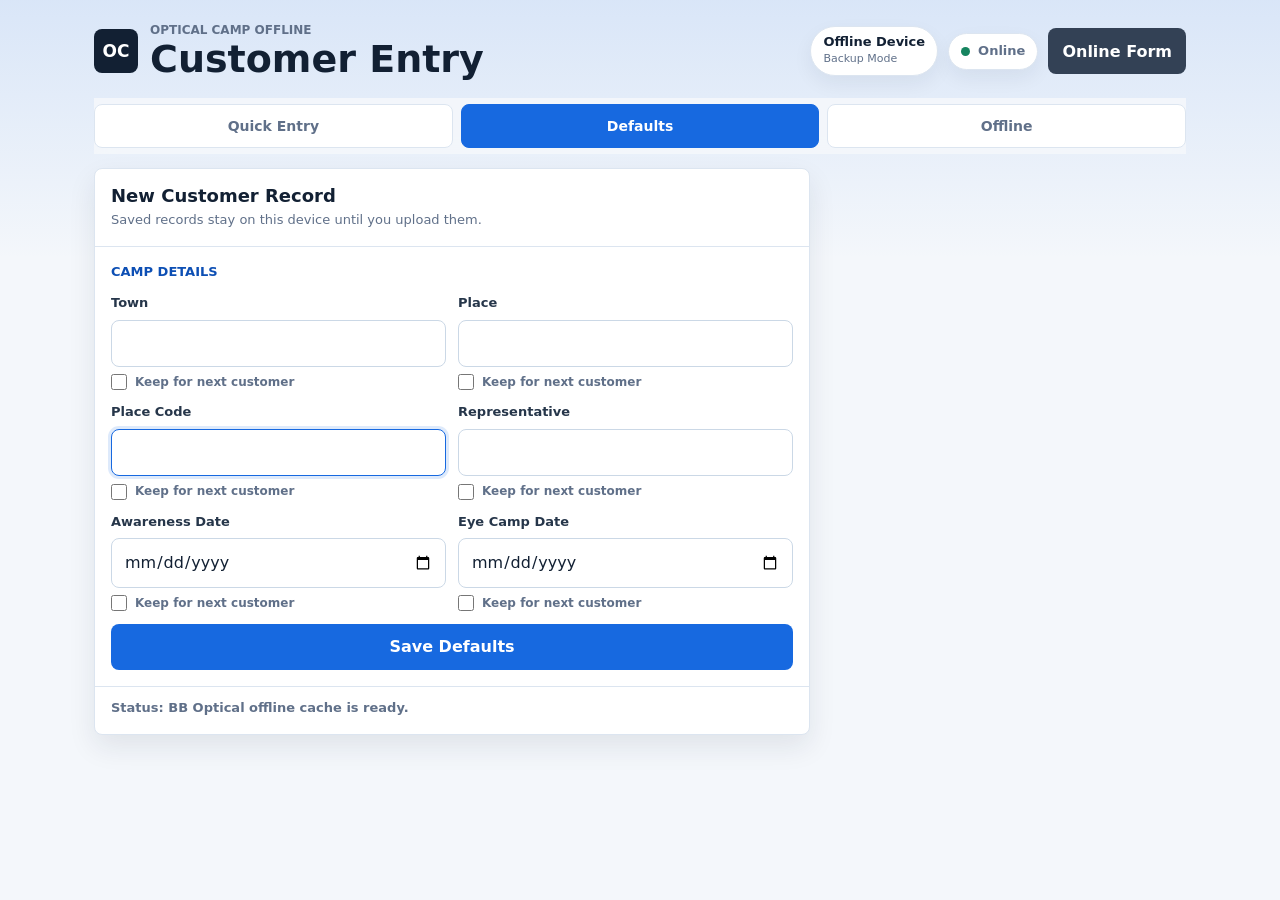
<file: Fill_APP_offline.html>
<!DOCTYPE html>
<html lang="en">
<head>
  <meta charset="UTF-8">
  <meta name="viewport" content="width=device-width, initial-scale=1.0">
  <meta name="theme-color" content="#1769e0">
  <meta name="mobile-web-app-capable" content="yes">
  <meta name="apple-mobile-web-app-capable" content="yes">
  <meta name="apple-mobile-web-app-title" content="BB Optical">
  <meta name="apple-mobile-web-app-status-bar-style" content="default">
  <title>BB Best Brand Optical</title>
  <link rel="manifest" href="manifest.webmanifest">
  <link rel="apple-touch-icon" href="assest/image/BB.jpeg">

  <style>
    :root {
      --bg: #f4f7fb;
      --panel: #ffffff;
      --panel-soft: #eef6ff;
      --text: #122033;
      --muted: #607089;
      --line: #dce5f0;
      --blue: #1769e0;
      --blue-dark: #0d4fb4;
      --green: #16845f;
      --red: #c93636;
      --amber: #b76e00;
      --shadow: 0 12px 28px rgba(18, 32, 51, 0.09);
      --radius: 8px;
    }

    * {
      box-sizing: border-box;
      margin: 0;
      padding: 0;
    }

    body {
      min-height: 100vh;
      background:
        linear-gradient(180deg, rgba(23, 105, 224, 0.12), rgba(23, 105, 224, 0) 260px),
        var(--bg);
      color: var(--text);
      font-family: system-ui, -apple-system, BlinkMacSystemFont, "Segoe UI", sans-serif;
      line-height: 1.45;
    }

    button,
    input,
    select,
    textarea {
      font: inherit;
    }

    button {
      border: 0;
      cursor: pointer;
    }

    .app {
      width: min(1120px, 100%);
      margin: 0 auto;
      padding: 22px 14px 34px;
    }

    .topbar {
      display: flex;
      align-items: center;
      justify-content: space-between;
      gap: 14px;
      margin-bottom: 18px;
    }

    .topbar-side {
      display: flex;
      align-items: center;
      gap: 10px;
      flex-wrap: wrap;
      justify-content: flex-end;
    }

    .brand {
      display: flex;
      align-items: center;
      gap: 12px;
      min-width: 0;
    }

    .brand-mark {
      display: grid;
      width: 44px;
      height: 44px;
      place-items: center;
      border-radius: var(--radius);
      background: var(--text);
      color: #ffffff;
      font-size: 17px;
      font-weight: 800;
      letter-spacing: 0;
      flex: 0 0 auto;
    }

    .eyebrow {
      color: var(--muted);
      font-size: 12px;
      font-weight: 700;
      text-transform: uppercase;
    }

    h1 {
      color: var(--text);
      font-size: clamp(24px, 5vw, 38px);
      font-weight: 800;
      letter-spacing: 0;
      line-height: 1.08;
    }

    .connection-pill {
      align-items: center;
      background: var(--panel);
      border: 1px solid var(--line);
      border-radius: 999px;
      color: var(--muted);
      display: inline-flex;
      flex: 0 0 auto;
      font-size: 13px;
      font-weight: 700;
      gap: 8px;
      padding: 8px 12px;
      box-shadow: 0 8px 20px rgba(18, 32, 51, 0.06);
    }

    .session-pill {
      background: var(--panel);
      border: 1px solid var(--line);
      border-radius: 999px;
      padding: 8px 12px;
      box-shadow: 0 8px 20px rgba(18, 32, 51, 0.06);
      display: grid;
      gap: 2px;
    }

    .session-pill strong {
      font-size: 13px;
      line-height: 1.1;
    }

    .session-pill span {
      color: var(--muted);
      font-size: 11px;
      text-transform: capitalize;
    }

    .dot {
      width: 9px;
      height: 9px;
      border-radius: 999px;
      background: var(--green);
    }

    .dot.offline {
      background: var(--red);
    }

    .summary-grid {
      display: grid;
      grid-template-columns: repeat(3, minmax(0, 1fr));
      gap: 12px;
      margin-bottom: 16px;
    }

    .entry-tabs {
      display: grid;
      grid-template-columns: repeat(3, minmax(0, 1fr));
      gap: 8px;
      margin-bottom: 14px;
      position: sticky;
      top: 0;
      z-index: 8;
      background: rgba(244, 247, 251, 0.94);
      padding: 6px 0;
      backdrop-filter: blur(10px);
    }

    .tab-button {
      min-height: 44px;
      border: 1px solid var(--line);
      border-radius: var(--radius);
      background: var(--panel);
      color: var(--muted);
      font-size: 14px;
      font-weight: 800;
      padding: 9px 10px;
      transition: background 0.18s ease, border-color 0.18s ease, color 0.18s ease;
    }

    .tab-button.active {
      background: var(--blue);
      border-color: var(--blue);
      color: #ffffff;
    }

    [data-active-tab="quick"] .defaults-section,
    [data-active-tab="quick"] [data-offline-panel],
    [data-active-tab="defaults"] .quick-section,
    [data-active-tab="defaults"] [data-offline-panel],
    [data-active-tab="defaults"] .actions,
    [data-active-tab="offline"] #opticalForm {
      display: none;
    }

    .metric {
      background: var(--panel);
      border: 1px solid var(--line);
      border-radius: var(--radius);
      padding: 14px;
      box-shadow: var(--shadow);
    }

    .metric span {
      color: var(--muted);
      display: block;
      font-size: 12px;
      font-weight: 700;
      text-transform: uppercase;
    }

    .metric strong {
      display: block;
      font-size: 26px;
      margin-top: 4px;
    }

    .workspace {
      display: grid;
      grid-template-columns: minmax(0, 1fr) 360px;
      gap: 16px;
      align-items: start;
    }

    .panel {
      background: var(--panel);
      border: 1px solid var(--line);
      border-radius: var(--radius);
      box-shadow: var(--shadow);
    }

    .panel-header {
      border-bottom: 1px solid var(--line);
      padding: 16px;
    }

    .panel-header h2 {
      font-size: 18px;
      line-height: 1.2;
    }

    .panel-header p {
      color: var(--muted);
      font-size: 13px;
      margin-top: 4px;
    }

    .form-body {
      display: grid;
      gap: 18px;
      padding: 16px;
    }

    .section {
      display: grid;
      gap: 12px;
    }

    .section-title {
      color: var(--blue-dark);
      font-size: 13px;
      font-weight: 800;
      letter-spacing: 0;
      text-transform: uppercase;
    }

    .grid {
      display: grid;
      grid-template-columns: repeat(2, minmax(0, 1fr));
      gap: 12px;
    }

    .field {
      display: grid;
      gap: 7px;
      min-width: 0;
    }

    .field.full {
      grid-column: 1 / -1;
    }

    .field[hidden] {
      display: none;
    }

    .prescription-grid {
      display: grid;
      gap: 12px;
    }

    .prescription-side {
      border: 1px solid var(--line);
      border-radius: var(--radius);
      overflow: hidden;
      background: #ffffff;
    }

    .prescription-side h3 {
      align-items: center;
      background: var(--panel-soft);
      color: var(--blue-dark);
      display: flex;
      font-size: 13px;
      font-weight: 800;
      justify-content: space-between;
      padding: 10px 12px;
      text-transform: uppercase;
    }

    .plano-check {
      align-items: center;
      display: inline-flex;
      gap: 6px;
      font-size: 12px;
      text-transform: none;
    }

    .plano-check input {
      min-height: auto;
      width: auto;
    }

    .prescription-table {
      display: grid;
      grid-template-columns: 92px repeat(3, minmax(0, 1fr));
    }

    .prescription-cell {
      border-top: 1px solid var(--line);
      border-right: 1px solid var(--line);
      min-width: 0;
      padding: 8px;
    }

    .prescription-cell:nth-child(4n) {
      border-right: 0;
    }

    .prescription-head,
    .prescription-row-label {
      align-items: center;
      color: #26364a;
      display: flex;
      font-size: 12px;
      font-weight: 800;
    }

    .prescription-cell input {
      min-height: 38px;
      padding: 8px 9px;
    }

    .birth-grid {
      display: grid;
      grid-template-columns: 1.2fr 0.9fr 0.9fr;
      gap: 8px;
    }

    .birth-grid input {
      min-width: 0;
    }

    label {
      color: #26364a;
      font-size: 13px;
      font-weight: 700;
    }

    input,
    select,
    textarea {
      width: 100%;
      min-height: 46px;
      border: 1px solid #cbd8e6;
      border-radius: var(--radius);
      background: #ffffff;
      color: var(--text);
      outline: none;
      padding: 11px 12px;
      transition: border-color 0.18s ease, box-shadow 0.18s ease, background 0.18s ease;
    }

    textarea {
      min-height: 92px;
      resize: vertical;
    }

    input:focus,
    select:focus,
    textarea:focus {
      border-color: var(--blue);
      box-shadow: 0 0 0 3px rgba(23, 105, 224, 0.14);
    }

    input[readonly] {
      background: var(--panel-soft);
      color: #0d4fb4;
      font-weight: 800;
    }

    .keep-row {
      display: flex;
      align-items: center;
      gap: 8px;
      color: var(--muted);
      font-size: 12px;
      font-weight: 600;
    }

    .keep-row input {
      width: 16px;
      height: 16px;
      min-height: 16px;
      accent-color: var(--blue);
    }

    .actions {
      position: sticky;
      bottom: 0;
      z-index: 5;
      display: grid;
      grid-template-columns: 1fr 1fr 1fr;
      gap: 10px;
      border-top: 1px solid var(--line);
      background: rgba(255, 255, 255, 0.94);
      padding: 12px 16px;
      backdrop-filter: blur(10px);
    }

    .btn {
      align-items: center;
      border-radius: var(--radius);
      color: #ffffff;
      display: inline-flex;
      font-weight: 800;
      justify-content: center;
      min-height: 46px;
      padding: 11px 14px;
      text-align: center;
      transition: transform 0.15s ease, filter 0.15s ease;
      white-space: normal;
    }

    .btn:hover {
      filter: brightness(0.96);
      transform: translateY(-1px);
    }

    .btn-primary {
      background: var(--blue);
    }

    .btn-success {
      background: var(--green);
    }

    .btn-danger {
      background: var(--red);
    }

    .btn-warning {
      background: var(--amber);
    }

    .btn-neutral {
      background: #334155;
    }

    .status {
      border-top: 1px solid var(--line);
      color: var(--muted);
      font-size: 13px;
      font-weight: 700;
      padding: 12px 16px 16px;
    }

    .queue {
      overflow: hidden;
    }

    .record-list {
      display: grid;
      gap: 10px;
      max-height: 620px;
      overflow: auto;
      padding: 12px;
    }

    .offline-tools {
      display: grid;
      grid-template-columns: repeat(2, minmax(0, 1fr));
      gap: 8px;
      padding: 12px;
      border-bottom: 1px solid var(--line);
    }

    .offline-tools .btn {
      min-height: 40px;
      padding: 9px 10px;
      font-size: 13px;
    }

    .install-button[hidden] {
      display: none;
    }

    .file-input {
      display: none;
    }

    .record {
      border: 1px solid var(--line);
      border-radius: var(--radius);
      padding: 12px;
      background: #ffffff;
    }

    .record-main {
      display: flex;
      align-items: start;
      justify-content: space-between;
      gap: 10px;
    }

    .record h3 {
      font-size: 15px;
      line-height: 1.25;
      overflow-wrap: anywhere;
    }

    .badge {
      border-radius: 999px;
      background: #e8f0ff;
      color: var(--blue-dark);
      flex: 0 0 auto;
      font-size: 11px;
      font-weight: 800;
      padding: 5px 8px;
    }

    .record-details {
      color: var(--muted);
      display: grid;
      gap: 3px;
      font-size: 12px;
      margin-top: 8px;
    }

    .record-actions {
      display: grid;
      grid-template-columns: 1fr 1fr;
      gap: 8px;
      margin-top: 10px;
    }

    .record-actions .btn {
      min-height: 38px;
      padding: 8px 10px;
      font-size: 13px;
    }

    .empty {
      color: var(--muted);
      font-size: 14px;
      font-weight: 600;
      padding: 22px 16px;
      text-align: center;
    }

    @media (max-width: 900px) {
      .workspace {
        grid-template-columns: 1fr;
      }

      .record-list {
        max-height: none;
      }
    }

    @media (max-width: 680px) {
      .app {
        padding: 14px 10px 24px;
      }

      .topbar {
        align-items: flex-start;
      }

      .brand-mark {
        width: 40px;
        height: 40px;
      }

      .connection-pill {
        padding: 7px 10px;
      }

      .summary-grid {
        grid-template-columns: 1fr;
      }

      .grid,
      .entry-tabs,
      .offline-tools,
      .actions {
        grid-template-columns: 1fr;
      }

      .birth-grid {
        grid-template-columns: 1fr 1fr 1fr;
      }

      .panel-header,
      .form-body,
      .actions,
      .status {
        padding-left: 12px;
        padding-right: 12px;
      }
    }
  </style>
</head>
<body>
  <main class="app" data-active-tab="quick">
    <header class="topbar">
      <div class="brand">
        <div class="brand-mark">OC</div>
        <div>
          <div class="eyebrow">Optical Camp Offline</div>
          <h1>Customer Entry</h1>
        </div>
      </div>

      <div class="topbar-side">
        <div class="session-pill">
          <strong data-auth-name>Offline Device</strong>
          <span data-auth-privilege>backup mode</span>
        </div>
        <div class="connection-pill" id="connectionPill">
          <span class="dot" id="connectionDot"></span>
          <span id="connectionText">Online</span>
        </div>
        <button type="button" class="btn btn-primary install-button" id="installAppButton" hidden>Install App</button>
        <button type="button" class="btn btn-neutral" id="onlineFormButton">Online Form</button>
      </div>
    </header>

    <nav class="entry-tabs" aria-label="Entry sections">
      <button type="button" class="tab-button active" data-tab="quick">Quick Entry</button>
      <button type="button" class="tab-button" data-tab="defaults">Defaults</button>
      <button type="button" class="tab-button" data-tab="offline">Offline</button>
    </nav>

    <section class="summary-grid" aria-label="Offline summary" data-offline-panel>
      <div class="metric">
        <span>Pending</span>
        <strong id="pendingCount">0</strong>
      </div>
      <div class="metric">
        <span>Total Value</span>
        <strong id="pendingValue">0</strong>
      </div>
      <div class="metric">
        <span>Last Saved</span>
        <strong id="lastSaved">-</strong>
      </div>
    </section>

    <div class="workspace">
      <form class="panel" id="opticalForm">
        <div class="panel-header">
          <h2 id="formTitle">New Customer Record</h2>
          <p>Saved records stay on this device until you upload them.</p>
        </div>

        <div class="form-body">
          <section class="section defaults-section">
            <h2 class="section-title">Camp Details</h2>
            <div class="grid">
              <div class="field">
                <label for="town">Town</label>
                <input type="text" id="town" autocomplete="address-level2">
                <label class="keep-row" for="keepTown">
                  <input type="checkbox" id="keepTown">
                  Keep for next customer
                </label>
              </div>

              <div class="field">
                <label for="place">Place</label>
                <input type="text" id="place" autocomplete="street-address">
                <label class="keep-row" for="keepPlace">
                  <input type="checkbox" id="keepPlace">
                  Keep for next customer
                </label>
              </div>

              <div class="field">
                <label for="placeCode">Place Code</label>
                <input type="text" id="placeCode" autocomplete="off">
                <label class="keep-row" for="keepPlaceCode">
                  <input type="checkbox" id="keepPlaceCode">
                  Keep for next customer
                </label>
              </div>

              <div class="field">
                <label for="representative">Representative</label>
                <input type="text" id="representative" list="representativeOptions" autocomplete="off">
                <datalist id="representativeOptions"></datalist>
                <label class="keep-row" for="keepRepresentative">
                  <input type="checkbox" id="keepRepresentative">
                  Keep for next customer
                </label>
              </div>

              <div class="field">
                <label for="awarenessProgramDate">Awareness Date</label>
                <input type="date" id="awarenessProgramDate">
                <label class="keep-row" for="keepAwarenessProgramDate">
                  <input type="checkbox" id="keepAwarenessProgramDate">
                  Keep for next customer
                </label>
              </div>

              <div class="field">
                <label for="appointmentDate">Eye Camp Date</label>
                <input type="date" id="appointmentDate">
                <label class="keep-row" for="keepAppointmentDate">
                  <input type="checkbox" id="keepAppointmentDate">
                  Keep for next customer
                </label>
              </div>
            </div>
            <button type="button" class="btn btn-primary" id="saveDefaultsButton">Save Defaults</button>
          </section>

          <section class="section quick-section">
            <h2 class="section-title">Customer Details</h2>
            <div class="grid">
              <div class="field">
                <label for="customerId">Customer ID</label>
                <input type="text" id="customerId" autocomplete="off" required>
              </div>

              <div class="field">
                <label for="name">Name</label>
                <input type="text" id="name" autocomplete="name" required>
              </div>

              <div class="field full">
                <label for="birthYear">Birthday</label>
                <div class="birth-grid">
                  <input type="number" id="birthYear" inputmode="numeric" min="1900" max="2099" placeholder="Year">
                  <input type="number" id="birthMonth" inputmode="numeric" min="1" max="12" placeholder="Month">
                  <input type="number" id="birthDay" inputmode="numeric" min="1" max="31" placeholder="Day">
                </div>
                <input type="hidden" id="birthday">
              </div>

              <div class="field">
                <label for="age">Age</label>
                <input type="number" id="age" inputmode="numeric" min="0">
              </div>

              <div class="field">
                <label for="contact">Contact No 1</label>
                <input type="tel" id="contact" autocomplete="tel" inputmode="tel">
              </div>

              <div class="field">
                <label for="contact2">Contact No 2</label>
                <input type="tel" id="contact2" autocomplete="tel" inputmode="tel">
              </div>

              <div class="field">
                <label for="orderStatus">Order Status</label>
                <input type="text" id="orderStatus" list="orderStatusOptions" autocomplete="off" value="Pending" inputmode="text">
                <datalist id="orderStatusOptions">
                  <option value="Pending"></option>
                  <option value="Completed"></option>
                  <option value="Delivered"></option>
                  <option value="Refund / Cancelled"></option>
                  <option value="Cancelled - No Refund"></option>
                </datalist>
              </div>
            </div>
          </section>

          <section class="section quick-section">
            <h2 class="section-title">Order Details</h2>
            <div class="grid">
              <div class="field">
                <label for="frameType">Frame Type</label>
                <input type="text" id="frameType" list="frameTypeOptions" autocomplete="off" inputmode="text">
                <datalist id="frameTypeOptions">
                  <option value="Full Frame"></option>
                  <option value="Half Frame"></option>
                  <option value="Rimless"></option>
                  <option value="Metal Branded"></option>
                  <option value="Plastic Branded"></option>
                  <option value="Plastic Frame"></option>
                  <option value="Own"></option>
                  <option value="Free"></option>
                </datalist>
              </div>

              <div class="field" id="plasticFrameCodeField" hidden>
                <label for="plasticFrameCode">Plastic Frame Code</label>
                <select id="plasticFrameCode">
                  <option value="">Select Code</option>
                  <option value="IN">IN</option>
                  <option value="BO">BO</option>
                </select>
              </div>

              <div class="field">
                <label for="lensType">Lens Type</label>
                <input type="text" id="lensType" list="lensTypeOptions" autocomplete="off" inputmode="text">
                <datalist id="lensTypeOptions">
                  <option value="Single Vision"></option>
                  <option value="Progressive"></option>
                  <option value="Bifocal"></option>
                </datalist>
              </div>

              <div class="field" id="bifocalSegmentField" hidden>
                <label for="bifocalSegment">Bifocal Segment</label>
                <input type="text" id="bifocalSegment" list="bifocalSegmentOptions" autocomplete="off" inputmode="text" value="Round Segment">
                <datalist id="bifocalSegmentOptions">
                  <option value="Round Segment"></option>
                  <option value="Flat Top"></option>
                </datalist>
              </div>

              <div class="field">
                <label for="coating">Coating</label>
                <input type="text" id="coating" list="coatingOptions" autocomplete="off" inputmode="text">
                <datalist id="coatingOptions">
                  <option value="White"></option>
                  <option value="Blue Filter"></option>
                  <option value="Photo Gray"></option>
                  <option value="Blue Filter Photo Gray"></option>
                </datalist>
              </div>

              <div class="field">
                <label for="lensMaterial">Lens Material</label>
                <input type="text" id="lensMaterial" list="lensMaterialOptions" autocomplete="off" inputmode="text">
                <datalist id="lensMaterialOptions">
                  <option value="Cr 39"></option>
                  <option value="Branded (Nova)"></option>
                  <option value="Branded (Other)"></option>
                </datalist>
              </div>

              <div class="field" id="lensModelField" hidden>
                <label for="lensModel">Lens Model</label>
                <input type="text" id="lensModel" list="lensModelOptions" autocomplete="off" inputmode="text">
                <datalist id="lensModelOptions">
                  <option value="Elife"></option>
                  <option value="Ecoline"></option>
                  <option value="Precisa"></option>
                  <option value="Evolution"></option>
                </datalist>
              </div>

              <div class="field">
                <label for="totalAmount">Total Amount</label>
                <input type="number" id="totalAmount" inputmode="decimal" min="0" step="0.01">
              </div>

              <div class="field">
                <label for="advancedPayment">Advanced Payment</label>
                <input type="number" id="advancedPayment" inputmode="decimal" min="0" step="0.01">
              </div>

              <div class="field">
                <label for="onlinePayment">Online Payment</label>
                <input type="number" id="onlinePayment" inputmode="decimal" min="0" step="0.01">
              </div>

              <div class="field">
                <label for="secondPayment">Second Payment</label>
                <input type="number" id="secondPayment" inputmode="decimal" min="0" step="0.01">
              </div>

              <div class="field">
                <label for="remainingBalance">Remaining Balance</label>
                <input type="number" id="remainingBalance" readonly>
              </div>

              <div class="field full">
                <label for="prescription">Prescription</label>
                <textarea id="prescription" hidden></textarea>
                <div class="prescription-grid" aria-label="Prescription table">
                  <div class="prescription-side">
                    <h3>Right <input type="checkbox" id="rightPlano" hidden></h3>
                    <div class="prescription-table">
                      <div class="prescription-cell prescription-head"></div>
                      <div class="prescription-cell prescription-head">SP</div>
                      <div class="prescription-cell prescription-head">CY</div>
                      <div class="prescription-cell prescription-head">AX</div>
                      <div class="prescription-cell prescription-row-label">Distance</div>
                      <div class="prescription-cell"><input type="text" id="rightDistanceSp" list="sphereOptions" inputmode="decimal" autocomplete="off"></div>
                      <div class="prescription-cell"><input type="text" id="rightDistanceCy" list="cylinderOptions" inputmode="decimal" autocomplete="off"></div>
                      <div class="prescription-cell"><input type="number" id="rightDistanceAx" min="0" max="180" step="1" inputmode="numeric"></div>
                    </div>
                  </div>
                  <div class="prescription-side">
                    <h3>Left <input type="checkbox" id="leftPlano" hidden></h3>
                    <div class="prescription-table">
                      <div class="prescription-cell prescription-head"></div>
                      <div class="prescription-cell prescription-head">SP</div>
                      <div class="prescription-cell prescription-head">CY</div>
                      <div class="prescription-cell prescription-head">AX</div>
                      <div class="prescription-cell prescription-row-label">Distance</div>
                      <div class="prescription-cell"><input type="text" id="leftDistanceSp" list="sphereOptions" inputmode="decimal" autocomplete="off"></div>
                      <div class="prescription-cell"><input type="text" id="leftDistanceCy" list="cylinderOptions" inputmode="decimal" autocomplete="off"></div>
                      <div class="prescription-cell"><input type="number" id="leftDistanceAx" min="0" max="180" step="1" inputmode="numeric"></div>
                    </div>
                  </div>
                  <div class="field">
                    <label for="addPower">Add</label>
                    <input type="text" id="addPower" list="addPowerOptions" inputmode="decimal" autocomplete="off">
                  </div>
                </div>
                <datalist id="sphereOptions"></datalist>
                <datalist id="cylinderOptions"></datalist>
                <datalist id="addPowerOptions"></datalist>
              </div>

              <div class="field full">
                <label for="comments">Comments</label>
                <textarea id="comments"></textarea>
              </div>
            </div>
          </section>
        </div>

        <div class="actions">
          <button type="submit" class="btn btn-primary" id="saveButton">Save Offline</button>
          <button type="button" class="btn btn-neutral" onclick="clearCurrentForm()">Clear Details</button>
          <button type="button" class="btn btn-success" onclick="downloadOfflineBackup()">Download Backup</button>
          <button type="button" class="btn btn-danger" onclick="clearOfflineData()">Clear Offline</button>
        </div>

        <div class="status" id="statusBox">Status: Ready</div>
      </form>

      <aside class="panel queue" data-offline-panel>
        <div class="panel-header">
          <h2>Pending Records</h2>
          <p>Stored locally here. Download a backup before changing device or refreshing in risky network.</p>
        </div>
        <div class="offline-tools">
          <button type="button" class="btn btn-primary" id="downloadBackupButton">Download Backup</button>
          <button type="button" class="btn btn-neutral" id="importBackupButton">Import Backup</button>
          <button type="button" class="btn btn-success" onclick="openOnlineForm()">Online Form</button>
          <button type="button" class="btn btn-danger" onclick="clearOfflineData()">Clear Offline</button>
          <input type="file" class="file-input" id="backupFileInput" accept=".json,application/json">
        </div>
        <div class="record-list" id="recordsList"></div>
      </aside>
    </div>
  </main>

  <script>
    const STORAGE_KEY = 'opticalOfflineOrders';
    const STORAGE_BACKUP_KEY = 'opticalOfflineOrdersBackup';
    const PERSISTENT_KEY = 'campOfflinePersistentData';
    const FORM_DRAFT_KEY = 'campOfflineFormDraftV2';
    const FORM_DRAFT_TTL_MS = 30 * 60 * 1000;
    const APP_TIMEZONE_OFFSET_MINUTES = 5.5 * 60;
    const REPRESENTATIVES_KEY = 'offlineRepresentativeOptions';
    const PLACES_KEY = 'placeOptions';
    const currentRepresentative = '';
    const QUICK_OPTION_ALIASES = {
      orderStatus: [
        { value: 'Pending', aliases: ['1', 'p', 'pen', 'pending'] },
        { value: 'Completed', aliases: ['2', 'c', 'com', 'completed'] },
        { value: 'Delivered', aliases: ['3', 'd', 'del', 'delivered'] },
        { value: 'Refund / Cancelled', aliases: ['4', 'r', 'refund', 'refunded', 'cancelrefund', 'refundcancelled'] },
        { value: 'Cancelled - No Refund', aliases: ['5', 'cn', 'cancel', 'cancelled', 'norefund', 'cancellednorefund'] }
      ],
      frameType: [
        { value: 'Full Frame', aliases: ['1', 'f', 'full', 'fullframe'] },
        { value: 'Half Frame', aliases: ['2', 'h', 'half', 'halfframe'] },
        { value: 'Rimless', aliases: ['3', 'r', 'rim', 'rimless'] },
        { value: 'Metal Branded', aliases: ['4', 'm', 'metal', 'metalbranded', 'metalframe'] },
        { value: 'Plastic Branded', aliases: ['5', 'pb', 'plasticbranded'] },
        { value: 'Plastic Frame', aliases: ['6', 'pl', 'plastic', 'plasticframe'] },
        { value: 'Own', aliases: ['7', 'o', 'own'] },
        { value: 'Free', aliases: ['8', 'fr', 'free'] }
      ],
      lensType: [
        { value: 'Single Vision', aliases: ['1', 's', 'single', 'singlevision'] },
        { value: 'Progressive', aliases: ['2', 'p', 'pr', 'pro', 'progressive'] },
        { value: 'Bifocal', aliases: ['3', 'b', 'bi', 'bifocal'] }
      ],
      bifocalSegment: [
        { value: 'Round Segment', aliases: ['1', 'r', 'round', 'roundsegment'] },
        { value: 'Flat Top', aliases: ['2', 'f', 'flat', 'flattop'] }
      ],
      coating: [
        { value: 'White', aliases: ['1', 'w', 'white'] },
        { value: 'Blue Filter', aliases: ['2', 'b', 'bf', 'blue', 'bluefilter'] },
        { value: 'Photo Gray', aliases: ['3', 'p', 'pg', 'photo', 'photogray'] },
        { value: 'Blue Filter Photo Gray', aliases: ['4', 'bpg', 'bluefilterphotogray', 'bluephoto'] }
      ],
      lensMaterial: [
        { value: 'Cr 39', aliases: ['1', 'cr', 'cr39'] },
        { value: 'Branded (Nova)', aliases: ['2', 'n', 'nova', 'brandednova'] },
        { value: 'Branded (Other)', aliases: ['3', 'o', 'other', 'brandedother'] }
      ],
      lensModel: [
        { value: 'Elife', aliases: ['1', 'e', 'elife'] },
        { value: 'Ecoline', aliases: ['2', 'ec', 'ecoline'] },
        { value: 'Precisa', aliases: ['3', 'p', 'precisa'] },
        { value: 'Evolution', aliases: ['4', 'ev', 'evolution'] }
      ]
    };

    const form = document.getElementById('opticalForm');
    const app = document.querySelector('.app');
    const tabButtons = document.querySelectorAll('[data-tab]');
    const statusBox = document.getElementById('statusBox');
    const formTitle = document.getElementById('formTitle');
    const saveButton = document.getElementById('saveButton');
    const saveDefaultsButton = document.getElementById('saveDefaultsButton');
    const pendingCount = document.getElementById('pendingCount');
    const pendingValue = document.getElementById('pendingValue');
    const lastSaved = document.getElementById('lastSaved');
    const recordsList = document.getElementById('recordsList');
    const downloadBackupButton = document.getElementById('downloadBackupButton');
    const importBackupButton = document.getElementById('importBackupButton');
    const backupFileInput = document.getElementById('backupFileInput');
    const connectionDot = document.getElementById('connectionDot');
    const connectionText = document.getElementById('connectionText');
    const totalAmountInput = document.getElementById('totalAmount');
    const advancedPaymentInput = document.getElementById('advancedPayment');
    const remainingBalanceInput = document.getElementById('remainingBalance');
    const birthYearInput = document.getElementById('birthYear');
    const birthMonthInput = document.getElementById('birthMonth');
    const birthDayInput = document.getElementById('birthDay');
    const birthdayInput = document.getElementById('birthday');
    const representativeInput = document.getElementById('representative');
    const onlineFormButton = document.getElementById('onlineFormButton');
    const placeCodeInput = document.getElementById('placeCode');
    const customerIdInput = document.getElementById('customerId');
    const onlinePaymentInput = document.getElementById('onlinePayment');
    const secondPaymentInput = document.getElementById('secondPayment');
    const frameTypeInput = document.getElementById('frameType');
    const plasticFrameCodeInput = document.getElementById('plasticFrameCode');
    const plasticFrameCodeField = document.getElementById('plasticFrameCodeField');
    const lensMaterialInput = document.getElementById('lensMaterial');
    const lensModelInput = document.getElementById('lensModel');
    const lensModelField = document.getElementById('lensModelField');
    const lensTypeInput = document.getElementById('lensType');
    const bifocalSegmentInput = document.getElementById('bifocalSegment');
    const bifocalSegmentField = document.getElementById('bifocalSegmentField');
    const prescriptionInput = document.getElementById('prescription');
    const rightPlanoInput = document.getElementById('rightPlano');
    const leftPlanoInput = document.getElementById('leftPlano');
    const installAppButton = document.getElementById('installAppButton');

    let editIndex = null;
    let editAutoGeneratedComments = '';
    let placeOptions = [];
    let deferredInstallPrompt = null;
    let isCustomerIdManual = false;
    let lastEnterField = null;
    let lastEnterTime = 0;

    applyOfflineUserUI();
    populateRepresentativeOptions(getCachedRepresentatives(), currentRepresentative);

    loadPersistentFields();
    populatePrescriptionOptionLists();
    placeOptions = getCachedPlaces();
    restoreFormDraft();
    loadOfflineRecords();
    updateConnectionState();

    totalAmountInput.addEventListener('input', calculateBalance);
    advancedPaymentInput.addEventListener('input', calculateBalance);
    onlinePaymentInput.addEventListener('input', calculateBalance);
    secondPaymentInput.addEventListener('input', calculateBalance);
    placeCodeInput.addEventListener('input', () => {
      syncAutoCustomerId();
      applyPlaceFromCode();
    });
    placeCodeInput.addEventListener('blur', applyPlaceFromCode);
    customerIdInput.addEventListener('input', handleCustomerIdInput);
    customerIdInput.addEventListener('blur', syncAutoCustomerId);
    ['orderStatus', 'frameType', 'lensType', 'bifocalSegment', 'coating', 'lensMaterial', 'lensModel'].forEach(id => {
      document.getElementById(id).addEventListener('blur', normalizeQuickOption);
    });
    enableEditablePickers();
    frameTypeInput.addEventListener('input', togglePlasticFrameCode);
    frameTypeInput.addEventListener('blur', togglePlasticFrameCode);
    lensTypeInput.addEventListener('input', toggleBifocalSegment);
    lensTypeInput.addEventListener('blur', toggleBifocalSegment);
    lensMaterialInput.addEventListener('input', toggleLensModel);
    lensMaterialInput.addEventListener('blur', toggleLensModel);
    document.getElementById('addPower').addEventListener('blur', (event) => {
      event.target.value = formatAddPower(event.target.value);
    });
    rightPlanoInput.addEventListener('change', () => togglePlanoEye('right'));
    leftPlanoInput.addEventListener('change', () => togglePlanoEye('left'));
    [birthYearInput, birthMonthInput, birthDayInput].forEach(input => {
      input.addEventListener('input', () => updateBirthdayFromParts(false));
      input.addEventListener('blur', () => updateBirthdayFromParts(true));
    });
    tabButtons.forEach(button => {
      button.addEventListener('click', () => {
        if (button.dataset.tab === 'quick' && !normalizePlaceCode(getValue('placeCode'))) {
          promptForDefaultPlaceCode();
          return;
        }
        setActiveTab(button.dataset.tab);
      });
    });
    saveDefaultsButton.addEventListener('click', () => {
      applyPlaceFromCode();
      savePersistentFields();
      if (!normalizePlaceCode(getValue('placeCode'))) {
        promptForDefaultPlaceCode();
        return;
      }
      setStatus('Default camp values saved.');
      setActiveTab('quick');
      focusFirstQuickField();
    });
    downloadBackupButton.addEventListener('click', downloadOfflineBackup);
    importBackupButton.addEventListener('click', () => backupFileInput.click());
    backupFileInput.addEventListener('change', importOfflineBackup);
    installAppButton.addEventListener('click', installOfflineApp);
    form.addEventListener('keydown', handleFastEntryKeys);
    form.addEventListener('input', saveFormDraft);
    form.addEventListener('change', saveFormDraft);
    onlineFormButton.addEventListener('click', openOnlineForm);

    if (!normalizePlaceCode(getValue('placeCode'))) {
      promptForDefaultPlaceCode();
    }

    form.addEventListener('submit', function(event) {
      event.preventDefault();
      savePersistentFields();
      updateBirthdayFromParts(true);

      if (!requireDefaultPlaceCode()) {
        return;
      }

      const records = getRecords();
      const data = collectFormData();

      if (editIndex !== null) {
        records[editIndex] = data;
        editIndex = null;
        formTitle.textContent = 'New Customer Record';
        saveButton.textContent = 'Save Offline';
        setStatus('Record updated successfully.');
      } else {
        records.push(data);
        setStatus('Offline record saved.');
      }

      saveRecords(records);
      clearFormDraft();
      clearCustomerFields();
      loadOfflineRecords();
      setActiveTab('quick');
      focusFirstQuickField();
    });

    function collectFormData() {
      ['frameType', 'lensType', 'bifocalSegment', 'coating', 'lensMaterial', 'lensModel'].forEach(id => normalizeQuickOption({ target: document.getElementById(id) }));
      togglePlasticFrameCode();
      toggleBifocalSegment();
      toggleLensModel();

      const prescription = buildPrescription();
      prescriptionInput.value = prescription;

      return {
        timestamp: new Date().toISOString(),
        town: getValue('town'),
        place: getValue('place'),
        placeCode: getValue('placeCode'),
        representative: getValue('representative'),
        awarenessProgramDate: getValue('awarenessProgramDate'),
        appointmentDate: getValue('appointmentDate'),
        eyeCampDate: getValue('appointmentDate'),
        customerId: getValue('customerId'),
        customerID: getValue('customerId'),
        name: getValue('name'),
        age: getValue('age'),
        birthday: getBirthdayValue(),
        contact: combineValues(getValue('contact'), getValue('contact2')),
        contactNo: combineValues(getValue('contact'), getValue('contact2')),
        frameType: buildFrameType(),
        lensType: buildLensDescription(),
        bifocalSegment: normalizeOptionText(getValue('lensType')) === 'bifocal' ? getValue('bifocalSegment') : '',
        coating: getValue('coating'),
        lensMaterial: getValue('lensMaterial'),
        lensModel: normalizeOptionText(getValue('lensMaterial')) === 'brandednova' ? getValue('lensModel') : '',
        totalAmount: getValue('totalAmount'),
        advancedPayment: getAdvancedPaymentTotal(),
        remainingBalance: getValue('remainingBalance'),
        orderStatus: getValue('orderStatus'),
        prescription,
        autoGeneratedComments: combineValues(editAutoGeneratedComments, buildAutoGeneratedComments()),
        comments: getValue('comments'),
        uploaded: false
      };
    }

    function getValue(id) {
      return document.getElementById(id).value.trim();
    }

    function saveFormDraft() {
      const draft = {};
      form.querySelectorAll('input, select, textarea').forEach(field => {
        if (!field.id || field.type === 'file') return;
        draft[field.id] = field.type === 'checkbox' ? field.checked : field.value;
      });
      localStorage.setItem(FORM_DRAFT_KEY, JSON.stringify({
        savedAt: new Date().toISOString(),
        fields: draft
      }));
    }

    function restoreFormDraft() {
      let draft;
      try {
        draft = JSON.parse(localStorage.getItem(FORM_DRAFT_KEY) || 'null');
      } catch (error) {
        return;
      }

      if (!draft || !draft.fields) return;
      const savedAt = new Date(draft.savedAt || 0).getTime();
      if (!savedAt || Date.now() - savedAt > FORM_DRAFT_TTL_MS) {
        clearFormDraft();
        return;
      }

      Object.entries(draft.fields).forEach(([id, value]) => {
        const field = document.getElementById(id);
        if (!field || field.type === 'file') return;
        if (field.type === 'checkbox') {
          field.checked = Boolean(value);
          return;
        }
        field.value = value || '';
      });

      togglePlasticFrameCode();
      toggleBifocalSegment();
      toggleLensModel();
      togglePlanoEye('right');
      togglePlanoEye('left');
      calculateBalance();
      setStatus('Draft restored from this device.');
    }

    function clearFormDraft() {
      localStorage.removeItem(FORM_DRAFT_KEY);
    }

    function requireDefaultPlaceCode() {
      if (normalizePlaceCode(getValue('placeCode'))) {
        return true;
      }

      promptForDefaultPlaceCode();
      return false;
    }

    function promptForDefaultPlaceCode() {
      setStatus('Fill Place Code in Defaults first, then save the customer.');
      setActiveTab('defaults');
      focusAndReveal(placeCodeInput);
    }

    function getBirthdayValue() {
      updateBirthdayFromParts(true);
      return birthdayInput.value;
    }

    function getAdvancedPaymentTotal() {
      return [
        getValue('advancedPayment'),
        getValue('onlinePayment'),
        getValue('secondPayment')
      ].reduce((sum, value) => sum + (Number(value) || 0), 0);
    }

    function combineValues(...values) {
      return values
        .map(value => String(value || '').trim())
        .filter(Boolean)
        .join(' / ');
    }

    function splitCombinedValue(value) {
      return String(value || '')
        .split('/')
        .map(part => part.trim())
        .filter(Boolean);
    }

    function populatePrescriptionOptionLists() {
      const sphereOptions = document.getElementById('sphereOptions');
      const cylinderOptions = document.getElementById('cylinderOptions');
      const addPowerOptions = document.getElementById('addPowerOptions');
      if (!sphereOptions || !cylinderOptions || !addPowerOptions) return;

      const sphereValues = [];
      for (let value = -4; value <= -0.25; value += 0.25) sphereValues.push(formatSignedPower(value));
      sphereValues.push('Plano');
      for (let value = 0.25; value <= 4; value += 0.25) sphereValues.push(formatSignedPower(value));
      sphereOptions.innerHTML = sphereValues.map(value => `<option value="${value}"></option>`).join('');

      const cylinderValues = [];
      for (let value = -0.25; value >= -3; value -= 0.25) cylinderValues.push(formatSignedPower(value));
      cylinderValues.push('Plano');
      cylinderOptions.innerHTML = cylinderValues.map(value => `<option value="${value}"></option>`).join('');

      const addValues = [];
      for (let value = 0.25; value <= 4; value += 0.25) addValues.push(formatSignedPower(value));
      addPowerOptions.innerHTML = addValues.map(value => `<option value="${value}"></option>`).join('');
    }

    function formatSignedPower(value) {
      const rounded = Math.round(value * 100) / 100;
      const sign = rounded > 0 ? '+' : '';
      return `${sign}${rounded.toFixed(2)}`;
    }

    function buildFrameType() {
      const frameType = getValue('frameType');
      const code = getValue('plasticFrameCode');
      if (normalizeOptionText(frameType) === 'plasticframe' && code) {
        return `${frameType} (${code})`;
      }
      return frameType;
    }

    function togglePlasticFrameCode() {
      const isPlasticFrame = normalizeOptionText(frameTypeInput.value).replace(/in|bo$/, '') === 'plasticframe';
      plasticFrameCodeField.hidden = !isPlasticFrame;
      if (!isPlasticFrame) plasticFrameCodeInput.value = '';
    }

    function buildLensDescription() {
      const lensType = getValue('lensType');
      const segment = normalizeOptionText(lensType) === 'bifocal' ? getValue('bifocalSegment') : '';
      const material = getValue('lensMaterial');
      const model = normalizeOptionText(material) === 'brandednova' ? getValue('lensModel') : '';
      const materialText = model ? `${material} Model ${model}` : material;
      const lensText = segment ? `${lensType} (${segment})` : lensType;
      return combineValues(lensText, getValue('coating'), materialText);
    }

    function toggleBifocalSegment() {
      const isBifocal = normalizeOptionText(lensTypeInput.value) === 'bifocal';
      bifocalSegmentField.hidden = !isBifocal;
      if (isBifocal && !bifocalSegmentInput.value.trim()) {
        bifocalSegmentInput.value = 'Round Segment';
      }
      if (!isBifocal) bifocalSegmentInput.value = '';
    }

    function toggleLensModel() {
      const isNova = normalizeOptionText(lensMaterialInput.value) === 'brandednova';
      lensModelField.hidden = !isNova;
      if (!isNova) lensModelInput.value = '';
    }

    function buildPrescription() {
      return [
        buildEyePrescription('R)', 'right', 'rightDistanceSp', 'rightDistanceCy', 'rightDistanceAx'),
        buildEyePrescription('L)', 'left', 'leftDistanceSp', 'leftDistanceCy', 'leftDistanceAx'),
        buildAddPrescription()
      ].filter(Boolean).join(' | ');
    }

    function buildEyePrescription(label, side, spId, cyId, axId) {
      const sp = formatPrescriptionPower(getValue(spId));
      const cy = formatPrescriptionPower(getValue(cyId));
      const ax = getValue(axId);
      if (sp === 'Plano' && !cy && !ax) return `${label} Plano`;
      const values = [];
      if (sp) values.push(sp);
      if (cy) values.push(`CY ${cy}`);
      if (ax) values.push(`AX ${ax}`);
      return values.length ? `${label} ${values.join(' ')}` : '';
    }

    function buildAddPrescription() {
      const add = formatAddPower(getValue('addPower'));
      return add ? `ADD (${add})` : '';
    }

    function formatAddPower(value) {
      const text = String(value || '').trim();
      if (!text) return '';
      const numeric = Math.abs(Number(text));
      if (!Number.isNaN(numeric) && numeric > 0) return formatSignedPower(numeric);
      return text.startsWith('+') ? text : `+${text.replace(/^-/, '')}`;
    }

    function formatPrescriptionPower(value) {
      const text = String(value || '').trim();
      if (!text) return '';
      if (normalizeOptionText(text) === 'plano' || Number(text) === 0) return 'Plano';
      const numeric = Number(text);
      if (!Number.isNaN(numeric)) return formatSignedPower(numeric);
      return text;
    }

    function enableEditablePickers() {
      form.querySelectorAll('input[list]').forEach(input => {
        ['focus', 'click'].forEach(eventName => {
          input.addEventListener(eventName, () => {
            if (typeof input.showPicker === 'function') {
              try {
                input.showPicker();
              } catch (error) {}
            }
          });
        });
      });
    }

    function parseEyePrescription(text, fieldIds) {
      const sp = text.match(/(?:^|\s)(Plano|[+-]?\d+(?:\.\d+)?)(?=\s|$)/i);
      const cy = text.match(/\bCY\s+(Plano|[+-]?\d+(?:\.\d+)?)/i);
      const ax = text.match(/\bAX\s+(\d{1,3})/i);
      if (sp) setValue(fieldIds[0], normalizePrescriptionPower(sp[1]));
      if (cy) setValue(fieldIds[1], normalizePrescriptionPower(cy[1]));
      if (ax) setValue(fieldIds[2], ax[1]);
    }

    function normalizePrescriptionPower(value) {
      return normalizeOptionText(value) === 'plano' ? 'Plano' : value;
    }

    function togglePlanoEye(side) {
      document.getElementById(`${side}Plano`).checked = false;
      [`${side}DistanceSp`, `${side}DistanceCy`, `${side}DistanceAx`].forEach(id => {
        const field = document.getElementById(id);
        field.disabled = false;
      });
    }

    function parseLegacyPrescription(text) {
      const idMap = {
        rightdistance: ['rightDistanceSp', 'rightDistanceCy', 'rightDistanceAx'],
        leftdistance: ['leftDistanceSp', 'leftDistanceCy', 'leftDistanceAx']
      };

      text.split('|').map(part => part.trim()).forEach(part => {
        const match = part.match(/^([^:]+):\s*(.*)$/);
        if (!match) return;
        const key = normalizeOptionText(match[1]);
        if (key === 'rightadd' || key === 'leftadd') {
          const sp = match[2].match(/\bSP\s+([+-]?\d+(?:\.\d+)?)/i);
          if (sp && !getValue('addPower')) setValue('addPower', normalizePrescriptionPower(sp[1]));
          return;
        }
        const ids = idMap[key];
        if (!ids) return;
        const values = match[2];
        const sp = values.match(/\bSP\s+([+-]?\d+(?:\.\d+)?|Plano)/i);
        const cy = values.match(/\bCY\s+([+-]?\d+(?:\.\d+)?|Plano)/i);
        const ax = values.match(/\bAX\s+(\d{1,3})/i);
        if (sp) setValue(ids[0], normalizePrescriptionPower(sp[1]));
        if (cy) setValue(ids[1], normalizePrescriptionPower(cy[1]));
        if (ax) setValue(ids[2], ax[1]);
      });
    }

    function clearPrescriptionFields() {
      getPrescriptionFieldIds().forEach(id => setValue(id, ''));
      rightPlanoInput.checked = false;
      leftPlanoInput.checked = false;
      togglePlanoEye('right');
      togglePlanoEye('left');
      prescriptionInput.value = '';
    }

    function getPrescriptionFieldIds() {
      return [
        'rightDistanceSp', 'rightDistanceCy', 'rightDistanceAx',
        'leftDistanceSp', 'leftDistanceCy', 'leftDistanceAx',
        'addPower'
      ];
    }

    function setFrameTypeFields(value) {
      const text = String(value || '').trim();
      const match = text.match(/^(.*?)(?:\s*\((IN|BO)\))?$/i);
      setValue('frameType', match ? match[1].trim() : text);
      setValue('plasticFrameCode', match && match[2] ? match[2].toUpperCase() : '');
      togglePlasticFrameCode();
    }

    function setLensDescriptionFields(value) {
      const parts = splitCombinedValue(value);
      const lensMatch = String(parts[0] || '').match(/^(.*?)\s*\((.*?)\)\s*$/);
      setValue('lensType', lensMatch ? lensMatch[1].trim() : (parts[0] || ''));
      const legacySegment = normalizeOptionText(parts[0]) === 'bifocal' && ['roundsegment', 'flattop'].includes(normalizeOptionText(parts[1]));
      setValue('bifocalSegment', lensMatch ? lensMatch[2].trim() : (legacySegment ? parts[1] : ''));
      setValue('coating', parts[legacySegment ? 2 : 1] || '');

      const materialPart = parts[legacySegment ? 3 : 2] || '';
      const modelMatch = materialPart.match(/^(.*?)\s*\/?\s*Model\s+(.+)$/i);
      setValue('lensMaterial', modelMatch ? modelMatch[1].trim() : materialPart);
      setValue('lensModel', modelMatch ? modelMatch[2].trim() : '');
      toggleBifocalSegment();
      toggleLensModel();
    }

    function setPrescriptionFields(value) {
      clearPrescriptionFields();
      const text = String(value || '').trim();
      prescriptionInput.value = text;
      if (!text) return;

      if (text.includes(':')) {
        parseLegacyPrescription(text);
        togglePlanoEye('right');
        togglePlanoEye('left');
        return;
      }

      const right = text.match(/R\)\s*(.*?)(?=\s*\|\s*L\)|\s+L\)|\s*\|\s*ADD|\s+ADD|$)/i);
      const left = text.match(/L\)\s*(.*?)(?=\s*\|\s*ADD|\s+ADD|$)/i);
      const add = text.match(/\bADD\s*\(?\s*([+-]?\d+(?:\.\d+)?)\s*\)?/i);
      if (right) parseEyePrescription(right[1], ['rightDistanceSp', 'rightDistanceCy', 'rightDistanceAx']);
      if (left) parseEyePrescription(left[1], ['leftDistanceSp', 'leftDistanceCy', 'leftDistanceAx']);
      if (add) setValue('addPower', formatAddPower(add[1]));
      togglePlanoEye('right');
      togglePlanoEye('left');
    }

    function buildAutoGeneratedComments() {
      const messages = [];
      const onlinePayment = Number(getValue('onlinePayment')) || 0;
      const secondPayment = Number(getValue('secondPayment')) || 0;

      if (onlinePayment > 0) messages.push(`Online payment Rs ${formatAmount(onlinePayment)} received`);
      if (secondPayment > 0) messages.push(`Second payment Rs ${formatAmount(secondPayment)} added to advanced payment`);

      return messages.join(' | ');
    }

    function calculateBalance() {
      const total = Number(totalAmountInput.value) || 0;
      const advance = getAdvancedPaymentTotal();
      remainingBalanceInput.value = Math.max(total - advance, 0).toFixed(2);
    }

    function clearCustomerFields() {
      [
        'customerId',
        'name',
        'age',
        'birthYear',
        'birthMonth',
        'birthDay',
        'birthday',
        'contact',
        'contact2',
        'frameType',
        'plasticFrameCode',
        'lensType',
        'bifocalSegment',
        'coating',
        'lensMaterial',
        'lensModel',
        'totalAmount',
        'advancedPayment',
        'onlinePayment',
        'secondPayment',
        'remainingBalance',
        'prescription',
        'comments'
      ].forEach(id => document.getElementById(id).value = '');
      clearPrescriptionFields();
      togglePlasticFrameCode();
      toggleBifocalSegment();
      toggleLensModel();

      if (!document.getElementById('keepTown').checked) document.getElementById('town').value = '';
      if (!document.getElementById('keepPlace').checked) document.getElementById('place').value = '';
      if (!document.getElementById('keepPlaceCode').checked) document.getElementById('placeCode').value = '';
      keepRepresentativeValue();
      if (!document.getElementById('keepAwarenessProgramDate').checked) document.getElementById('awarenessProgramDate').value = '';
      if (!document.getElementById('keepAppointmentDate').checked) document.getElementById('appointmentDate').value = '';

      document.getElementById('orderStatus').value = 'Pending';
      editIndex = null;
      editAutoGeneratedComments = '';
      isCustomerIdManual = false;
    }

    function handleCustomerIdInput() {
      const code = normalizePlaceCode(getValue('placeCode'));
      const value = getValue('customerId');
      isCustomerIdManual = Boolean(value && code && !isAutoCustomerId(value, code));
    }

    function syncAutoCustomerId() {
      const code = normalizePlaceCode(getValue('placeCode'));
      const currentId = getValue('customerId');
      const sequence = getCustomerSequence(currentId, code);

      if (!code || !sequence || isCustomerIdManual) return;

      customerIdInput.value = `${code}${sequence}`;
    }

    function normalizePlaceCode(value) {
      return String(value || '').toUpperCase().replace(/[^A-Z0-9]/g, '');
    }

    function getCustomerSequence(customerId, code) {
      const value = String(customerId || '').trim();
      if (!value) return '';

      const normalizedValue = value.toUpperCase().replace(/[^A-Z0-9]/g, '');
      if (code && normalizedValue.startsWith(code)) {
        return normalizedValue.slice(code.length).replace(/\D/g, '');
      }

      return normalizedValue.replace(/\D/g, '');
    }

    function isAutoCustomerId(customerId, code) {
      const sequence = getCustomerSequence(customerId, code);
      return Boolean(sequence && normalizePlaceCode(customerId) === `${code}${sequence}`);
    }

    function setActiveTab(tabName) {
      app.dataset.activeTab = tabName;
      tabButtons.forEach(button => {
        const isActive = button.dataset.tab === tabName;
        button.classList.toggle('active', isActive);
        button.setAttribute('aria-selected', isActive ? 'true' : 'false');
      });
    }

    function handleFastEntryKeys(event) {
      if (event.key !== 'Enter' || event.shiftKey || event.ctrlKey || event.altKey || event.metaKey) {
        return;
      }

      const target = event.target;
      if (!target || target.tagName === 'TEXTAREA') {
        return;
      }

      event.preventDefault();
      normalizeQuickOption({ target });

      const now = Date.now();
      const isDoubleEnter = target === lastEnterField && now - lastEnterTime < 500;
      lastEnterField = target;
      lastEnterTime = now;

      if (isDoubleEnter) {
        requestSubmitForm();
        return;
      }

      focusNextQuickField(target);
    }

    function getQuickFields() {
      return Array.from(form.querySelectorAll('.quick-section input:not([type="hidden"]), .quick-section select, .quick-section textarea'))
        .filter(field => !field.disabled && !field.readOnly && field.offsetParent !== null);
    }

    function focusNextQuickField(currentField) {
      const fields = getQuickFields();
      const currentIndex = fields.indexOf(currentField);
      const nextField = fields[currentIndex + 1] || fields[0];
      focusAndReveal(nextField);
    }

    function focusFirstQuickField() {
      const firstEmpty = getQuickFields().find(field => field.id !== 'orderStatus' && !field.value);
      focusAndReveal(firstEmpty || document.getElementById('customerId'));
    }

    function focusAndReveal(field) {
      if (!field) return;
      try {
        field.focus({ preventScroll: true });
      } catch (error) {
        field.focus();
      }
      revealField(field);
      if (typeof field.select === 'function' && field.tagName !== 'SELECT') {
        try {
          field.select();
        } catch (error) {}
      }
    }

    function revealField(field) {
      const target = field.closest('.field') || field;
      target.scrollIntoView({ behavior: 'auto', block: 'center', inline: 'nearest' });
      [80, 260, 520].forEach(delay => {
        window.setTimeout(() => {
          target.scrollIntoView({ behavior: 'smooth', block: 'center', inline: 'nearest' });
        }, delay);
      });
    }

    function normalizeQuickOption(event) {
      const field = event.target;
      const aliasId = field && field.id && field.id.startsWith('lensType') ? 'lensType' : field.id;
      if (!field) return;

      if (QUICK_OPTION_ALIASES[aliasId]) {
        field.value = matchQuickOption(aliasId, field.value);
        return;
      }

      field.value = matchTextDatalistOption(field, field.value);
    }

    function matchQuickOption(fieldId, value) {
      const text = String(value || '').trim();
      if (!text) return fieldId === 'orderStatus' ? 'Pending' : '';

      const normalized = normalizeOptionText(text);
      const options = QUICK_OPTION_ALIASES[fieldId] || [];
      const aliasMatch = options.find(option => option.aliases.includes(normalized));
      if (aliasMatch) return aliasMatch.value;

      const startsWithMatch = options.find(option => normalizeOptionText(option.value).startsWith(normalized));
      if (startsWithMatch) return startsWithMatch.value;

      return text;
    }

    function matchTextDatalistOption(field, value) {
      const text = String(value || '').trim();
      if (!text || !isTextDatalistField(field)) return text;

      const list = document.getElementById(field.getAttribute('list'));
      if (!list) return text;

      const options = Array.from(list.querySelectorAll('option'))
        .map(option => option.value.trim())
        .filter(Boolean);
      if (!options.length) return text;

      if (/^\d+$/.test(text)) {
        return options[Number(text) - 1] || text;
      }

      const normalized = normalizeOptionText(text);
      if (normalized.length < 2) return text;

      const exactMatch = options.find(option => normalizeOptionText(option) === normalized);
      if (exactMatch) return exactMatch;

      const startsWithMatches = options.filter(option => normalizeOptionText(option).startsWith(normalized));
      return startsWithMatches.length === 1 ? startsWithMatches[0] : text;
    }

    function isTextDatalistField(field) {
      return field.tagName === 'INPUT'
        && field.hasAttribute('list')
        && (field.getAttribute('inputmode') || '').toLowerCase() === 'text';
    }

    function normalizeOptionText(value) {
      return String(value || '').toLowerCase().replace(/[^a-z0-9]/g, '');
    }

    function requestSubmitForm() {
      if (form.requestSubmit) {
        form.requestSubmit(saveButton);
        return;
      }
      saveButton.click();
    }

    function updateBirthdayFromParts(commitYear) {
      const normalizedYear = normalizeBirthYear(birthYearInput.value, commitYear);
      const month = normalizeDatePart(birthMonthInput.value, 12);
      const day = normalizeDatePart(birthDayInput.value, 31);

      if (commitYear && normalizedYear) {
        birthYearInput.value = normalizedYear;
      }

      if (normalizedYear.length === 4 && month && day) {
        birthdayInput.value = `${normalizedYear}-${month}-${day}`;
        updateAgeFromBirthday(Number(normalizedYear), Number(month), Number(day));
      } else {
        birthdayInput.value = '';
      }
    }

    function normalizeBirthYear(value, commitYear) {
      const digits = String(value || '').replace(/\D/g, '');
      if (!digits) return '';

      const currentYear = new Date().getFullYear();
      if (commitYear && digits.length <= 2) {
        const shortYear = Number(digits);
        const century = shortYear > (currentYear % 100) ? 1900 : 2000;
        return String(century + shortYear);
      }

      if (digits.length < 4) return digits;

      const year = Number(digits.slice(0, 4));
      if (!year) return '';
      return String(Math.min(Math.max(year, 1900), currentYear));
    }

    function normalizeDatePart(value, max) {
      const number = Number(String(value || '').replace(/\D/g, ''));
      if (!number) return '';
      return String(Math.min(Math.max(number, 1), max)).padStart(2, '0');
    }

    function updateAgeFromBirthday(year, month, day) {
      const today = new Date();
      let age = today.getFullYear() - year;
      const hasBirthdayPassed = today.getMonth() + 1 > month || (today.getMonth() + 1 === month && today.getDate() >= day);
      if (!hasBirthdayPassed) age -= 1;
      document.getElementById('age').value = Math.max(age, 0);
    }

    function splitBirthday(value) {
      const normalized = normalizeBirthdayValue(value);
      const parts = normalized.split('-');
      setValue('birthYear', parts[0] || '');
      setValue('birthMonth', parts[1] ? String(Number(parts[1])) : '');
      setValue('birthDay', parts[2] ? String(Number(parts[2])) : '');
      setValue('birthday', normalized);
    }

    function normalizeBirthdayValue(value) {
      if (!value) return '';

      if (value instanceof Date && !Number.isNaN(value.getTime())) {
        return formatDateInputValue(value);
      }

      const text = String(value).trim();
      const ymdMatch = text.match(/^(\d{4})[-/](\d{1,2})[-/](\d{1,2})/);
      if (ymdMatch) {
        return `${ymdMatch[1]}-${String(Number(ymdMatch[2])).padStart(2, '0')}-${String(Number(ymdMatch[3])).padStart(2, '0')}`;
      }

      const parsed = new Date(text);
      if (!Number.isNaN(parsed.getTime())) {
        return formatDateInputValue(parsed);
      }

      return '';
    }

    function formatDateInputValue(date) {
      const year = date.getFullYear();
      const month = String(date.getMonth() + 1).padStart(2, '0');
      const day = String(date.getDate()).padStart(2, '0');
      return `${year}-${month}-${day}`;
    }

    function getCachedRepresentatives() {
      try {
        const names = JSON.parse(localStorage.getItem(REPRESENTATIVES_KEY) || '[]');
        return Array.isArray(names) ? names : [];
      } catch (error) {
        return [];
      }
    }

    function saveCachedRepresentatives(names) {
      localStorage.setItem(REPRESENTATIVES_KEY, JSON.stringify(names));
    }

    function populateRepresentativeOptions(names, selectedName) {
      const cleanedNames = Array.from(new Set([selectedName, currentRepresentative, ...names]
        .map(name => String(name || '').trim())
        .filter(Boolean)))
        .sort();

      const list = document.getElementById('representativeOptions');
      list.innerHTML = '';
      cleanedNames.forEach(name => {
        const option = document.createElement('option');
        option.value = name;
        list.appendChild(option);
      });

      representativeInput.value = selectedName || currentRepresentative || '';
    }

    async function refreshRepresentativeOptions() {
      populateRepresentativeOptions(getCachedRepresentatives(), getValue('representative') || currentRepresentative);
    }

    function getCachedPlaces() {
      try {
        const places = JSON.parse(localStorage.getItem(PLACES_KEY) || '[]');
        return Array.isArray(places) ? places : [];
      } catch (error) {
        return [];
      }
    }

    function applyPlaceFromCode() {
      const code = normalizePlaceCode(getValue('placeCode'));
      if (!code || !placeOptions.length) return;

      const place = placeOptions.find(item => normalizePlaceCode(item.placeCode || item['Place Code'] || item['Place code']) === code);
      if (!place) return;

      setValue('town', place.town || place.Town);
      setValue('place', place.place || place.Place);
      populateRepresentativeOptions(getCachedRepresentatives(), place.representative || place.Representative || getValue('representative') || currentRepresentative);
      setValue('awarenessProgramDate', normalizeInputDate(getPlaceField(place, [
        'awarenessProgramDate',
        'Awareness Program Date',
        'Awreness Program Date',
        'Discussion Date'
      ])));
      setValue('appointmentDate', normalizeInputDate(getPlaceField(place, [
        'eyeCampDate',
        'Eye Camp Date',
        'Eye camp date',
        'EyeCampDate',
        'Appointment Date',
        'Decided Date'
      ])));
    }

    function getPlaceField(place, names) {
      for (const name of names) {
        if (place[name] !== undefined && place[name] !== null && place[name] !== '') {
          return place[name];
        }
      }

      const normalizedNames = names.map(normalizeHeaderName);
      const key = Object.keys(place).find(itemKey => normalizedNames.includes(normalizeHeaderName(itemKey)));
      return key ? place[key] : '';
    }

    function normalizeHeaderName(value) {
      return String(value || '').toLowerCase().replace(/[^a-z0-9]/g, '');
    }

    function normalizeInputDate(value) {
      if (!value) return '';
      if (typeof value === 'number' || /^\d+(\.\d+)?$/.test(String(value).trim())) {
        const numeric = Number(value);
        if (numeric > 20000 && numeric < 80000) {
          const date = new Date(Math.round((numeric - 25569) * 86400 * 1000));
          return date.toISOString().slice(0, 10);
        }
      }

      const text = String(value).trim();
      const match = text.match(/^(\d{4})[-/](\d{1,2})[-/](\d{1,2})$/);
      if (match) {
        return `${match[1]}-${String(Number(match[2])).padStart(2, '0')}-${String(Number(match[3])).padStart(2, '0')}`;
      }

      const date = new Date(value);
      if (!Number.isNaN(date.getTime())) return formatDateWithOffset(date, APP_TIMEZONE_OFFSET_MINUTES);
      return '';
    }

    function formatDateWithOffset(date, offsetMinutes) {
      const shifted = new Date(date.getTime() + offsetMinutes * 60 * 1000);
      return [
        shifted.getUTCFullYear(),
        String(shifted.getUTCMonth() + 1).padStart(2, '0'),
        String(shifted.getUTCDate()).padStart(2, '0')
      ].join('-');
    }

    function keepRepresentativeValue() {
      const shouldKeep = document.getElementById('keepRepresentative').checked;
      const selected = shouldKeep ? getValue('representative') : '';
      populateRepresentativeOptions(getCachedRepresentatives(), selected);
    }

    function savePersistentFields() {
      const persistentData = {
        town: document.getElementById('keepTown').checked ? getValue('town') : '',
        place: document.getElementById('keepPlace').checked ? getValue('place') : '',
        placeCode: document.getElementById('keepPlaceCode').checked ? getValue('placeCode') : '',
        representative: document.getElementById('keepRepresentative').checked ? getValue('representative') : '',
        awarenessProgramDate: document.getElementById('keepAwarenessProgramDate').checked ? getValue('awarenessProgramDate') : '',
        appointmentDate: document.getElementById('keepAppointmentDate').checked ? getValue('appointmentDate') : '',
        keepTown: document.getElementById('keepTown').checked,
        keepPlace: document.getElementById('keepPlace').checked,
        keepPlaceCode: document.getElementById('keepPlaceCode').checked,
        keepRepresentative: document.getElementById('keepRepresentative').checked,
        keepAwarenessProgramDate: document.getElementById('keepAwarenessProgramDate').checked,
        keepAppointmentDate: document.getElementById('keepAppointmentDate').checked
      };

      localStorage.setItem(PERSISTENT_KEY, JSON.stringify(persistentData));
    }

    function loadPersistentFields() {
      const persistentData = JSON.parse(localStorage.getItem(PERSISTENT_KEY) || 'null');
      if (!persistentData) return;

      document.getElementById('town').value = persistentData.town || '';
      document.getElementById('place').value = persistentData.place || '';
      document.getElementById('placeCode').value = persistentData.placeCode || '';
      populateRepresentativeOptions(getCachedRepresentatives(), persistentData.representative || currentRepresentative);
      document.getElementById('awarenessProgramDate').value = persistentData.awarenessProgramDate || '';
      document.getElementById('appointmentDate').value = persistentData.appointmentDate || '';
      document.getElementById('keepTown').checked = Boolean(persistentData.keepTown);
      document.getElementById('keepPlace').checked = Boolean(persistentData.keepPlace);
      document.getElementById('keepPlaceCode').checked = Boolean(persistentData.keepPlaceCode);
      document.getElementById('keepRepresentative').checked = Boolean(persistentData.keepRepresentative);
      document.getElementById('keepAwarenessProgramDate').checked = Boolean(persistentData.keepAwarenessProgramDate);
      document.getElementById('keepAppointmentDate').checked = Boolean(persistentData.keepAppointmentDate);
    }

    function loadOfflineRecords() {
      const records = getRecords();
      recordsList.innerHTML = '';

      pendingCount.textContent = records.length;
      pendingValue.textContent = formatAmount(records.reduce((sum, record) => sum + (Number(record.totalAmount) || 0), 0));
      lastSaved.textContent = getLastSavedLabel(records);

      if (records.length === 0) {
        recordsList.innerHTML = '<div class="empty">No pending offline records.</div>';
        return;
      }

      records.forEach((record, index) => {
        const item = document.createElement('article');
        item.className = 'record';
        item.innerHTML = `
          <div class="record-main">
            <div>
              <h3>${escapeHtml(record.name || 'Unnamed Customer')}</h3>
              <div class="record-details">
                <span>${escapeHtml(record.customerId || record.customerID || '-')} | ${escapeHtml(record.contact || record.contactNo || '-')}</span>
                <span>${escapeHtml(record.town || '-')} / ${escapeHtml(record.representative || '-')}</span>
                <span>${escapeHtml(record.lensType || 'No lens selected')} | ${formatAmount(Number(record.totalAmount) || 0)}</span>
              </div>
            </div>
            <span class="badge">${escapeHtml(record.orderStatus || 'Pending')}</span>
          </div>
          <div class="record-actions">
            <button type="button" class="btn btn-warning" onclick="editRecord(${index})">Edit</button>
            <button type="button" class="btn btn-danger" onclick="deleteRecord(${index})">Delete</button>
          </div>
        `;
        recordsList.appendChild(item);
      });
    }

    function editRecord(index) {
      const records = getRecords();
      const record = records[index];
      if (!record) return;

      setValue('town', record.town);
      setValue('place', record.place);
      setValue('placeCode', record.placeCode);
      populateRepresentativeOptions(getCachedRepresentatives(), record.representative || currentRepresentative);
      setValue('awarenessProgramDate', normalizeInputDate(record.awarenessProgramDate));
      setValue('appointmentDate', normalizeInputDate(record.appointmentDate || record.eyeCampDate));
      setValue('customerId', record.customerId || record.customerID);
      setValue('name', record.name);
      setValue('age', record.age);
      splitBirthday(record.birthday);
      splitIntoFields(record.contact || record.contactNo, ['contact', 'contact2']);
      setFrameTypeFields(record.frameType);
      setLensDescriptionFields(record.lensType);
      applyOptionalLensFields(record);
      toggleBifocalSegment();
      toggleLensModel();
      setValue('totalAmount', record.totalAmount);
      setValue('advancedPayment', record.advancedPayment);
      setValue('onlinePayment', '');
      setValue('secondPayment', '');
      setValue('remainingBalance', record.remainingBalance);
      setValue('orderStatus', record.orderStatus || 'Pending');
      setPrescriptionFields(record.prescription);
      setValue('comments', record.comments);
      editAutoGeneratedComments = record.autoGeneratedComments || '';
      calculateBalance();

      editIndex = index;
      isCustomerIdManual = true;
      formTitle.textContent = 'Edit Customer Record';
      saveButton.textContent = 'Update Offline';
      setStatus('Editing offline record.');
      setActiveTab('quick');
      window.scrollTo({ top: 0, behavior: 'smooth' });
    }

    function setValue(id, value) {
      document.getElementById(id).value = value || '';
    }

    function splitIntoFields(value, fieldIds) {
      const parts = splitCombinedValue(value);
      fieldIds.forEach((id, index) => {
        setValue(id, parts[index] || '');
      });
    }

    function applyOptionalLensFields(source) {
      ['bifocalSegment', 'coating', 'lensMaterial', 'lensModel'].forEach(id => {
        if (Object.prototype.hasOwnProperty.call(source, id)) {
          setValue(id, source[id]);
        }
      });
    }

    function deleteRecord(index) {
      if (!confirm('Delete this record?')) return;

      const records = getRecords();
      records.splice(index, 1);
      saveRecords(records);
      loadOfflineRecords();
      setStatus('Record deleted.');
    }

    function downloadOfflineBackup() {
      const records = getRecords();

      if (records.length === 0) {
        setStatus('No offline records to download.');
        return;
      }

      const backup = {
        app: 'best-brand-optical-fill-app',
        version: 1,
        exportedAt: new Date().toISOString(),
        recordCount: records.length,
        records: records
      };
      const blob = new Blob([JSON.stringify(backup, null, 2)], { type: 'application/json' });
      const link = document.createElement('a');
      const datePart = new Date().toISOString().slice(0, 10);
      const url = URL.createObjectURL(blob);

      link.href = url;
      link.download = `optical-offline-records-${datePart}-${records.length}.json`;
      document.body.appendChild(link);
      link.click();
      link.remove();
      setTimeout(() => URL.revokeObjectURL(url), 1000);
      localStorage.setItem(STORAGE_BACKUP_KEY, JSON.stringify(backup));
      setStatus(`Backup downloaded with ${records.length} record(s).`);
    }

    async function importOfflineBackup(event) {
      const file = event.target.files && event.target.files[0];
      event.target.value = '';

      if (!file) {
        return;
      }

      try {
        const text = await file.text();
        const parsed = JSON.parse(text);
        const importedRecords = normalizeImportedRecords(parsed);

        if (importedRecords.length === 0) {
          setStatus('No valid records found in backup file.');
          return;
        }

        const merged = mergeRecords(getRecords(), importedRecords);
        saveRecords(merged.records);
        loadOfflineRecords();
        setActiveTab('offline');
        setStatus(`Imported ${merged.added} new record(s). Skipped ${merged.skipped} duplicate(s).`);
      } catch (error) {
        console.error(error);
        setStatus('Import failed. Use the JSON backup downloaded from this app.');
      }
    }

    function normalizeImportedRecords(payload) {
      const source = Array.isArray(payload) ? payload : payload.records;
      if (!Array.isArray(source)) {
        return [];
      }

      return source
        .filter(record => record && typeof record === 'object')
        .map(record => ({
          ...record,
          timestamp: record.timestamp || new Date().toISOString(),
          customerId: record.customerId || record.customerID || '',
          customerID: record.customerID || record.customerId || '',
          contact: record.contact || record.contactNo || '',
          contactNo: record.contactNo || record.contact || '',
          uploaded: false
        }))
        .filter(record => record.name || record.customerId || record.customerID || record.contact || record.contactNo);
    }

    function mergeRecords(existingRecords, importedRecords) {
      const records = existingRecords.slice();
      const seen = new Set(records.map(getRecordKey));
      let added = 0;
      let skipped = 0;

      importedRecords.forEach(record => {
        const key = getRecordKey(record);
        if (seen.has(key)) {
          skipped += 1;
          return;
        }

        seen.add(key);
        records.push(record);
        added += 1;
      });

      return { records, added, skipped };
    }

    function getRecordKey(record) {
      return [
        record.customerId || record.customerID || '',
        record.contact || record.contactNo || '',
        record.name || '',
        record.timestamp || ''
      ].map(value => String(value).trim().toLowerCase()).join('|');
    }

    function clearCurrentForm() {
      clearFormDraft();
      clearCustomerFields();
      calculateBalance();
      setStatus('Customer details cleared.');
      if (!normalizePlaceCode(getValue('placeCode'))) {
        promptForDefaultPlaceCode();
        return;
      }
      setActiveTab('quick');
      focusFirstQuickField();
    }

    function clearOfflineData() {
      if (!confirm('Clear all offline records from this browser? Download a backup first if you need them.')) return;

      localStorage.removeItem(STORAGE_KEY);
      editIndex = null;
      formTitle.textContent = 'New Customer Record';
      saveButton.textContent = 'Save Offline';
      loadOfflineRecords();
      setStatus('Offline data cleared.');
    }

    function openOnlineForm() {
      window.location.href = 'Fill_APP.html';
    }

    function applyOfflineUserUI() {
      document.querySelectorAll('[data-auth-name]').forEach(target => {
        target.textContent = 'Offline Device';
      });
      document.querySelectorAll('[data-auth-privilege]').forEach(target => {
        target.textContent = 'backup mode';
      });
    }

    function getRecords() {
      try {
        const records = JSON.parse(localStorage.getItem(STORAGE_KEY) || '[]');
        if (Array.isArray(records)) return records;
      } catch (error) {
        console.warn('Primary offline records are unreadable:', error);
      }

      try {
        const backup = JSON.parse(localStorage.getItem(STORAGE_BACKUP_KEY) || 'null');
        if (backup && Array.isArray(backup.records)) return backup.records;
      } catch (error) {
        console.warn('Backup offline records are unreadable:', error);
      }

      return [];
    }

    function saveRecords(records) {
      localStorage.setItem(STORAGE_KEY, JSON.stringify(records));
      localStorage.setItem(STORAGE_BACKUP_KEY, JSON.stringify({
        app: 'best-brand-optical-fill-app',
        version: 1,
        exportedAt: new Date().toISOString(),
        recordCount: records.length,
        records: records
      }));
    }

    function setStatus(message) {
      statusBox.textContent = `Status: ${message}`;
    }

    function formatAmount(value) {
      return new Intl.NumberFormat('en-LK', {
        maximumFractionDigits: 0
      }).format(value || 0);
    }

    function getLastSavedLabel(records) {
      if (records.length === 0) return '-';

      const latest = records
        .map(record => new Date(record.timestamp).getTime())
        .filter(Boolean)
        .sort((a, b) => b - a)[0];

      if (!latest) return '-';

      return new Date(latest).toLocaleTimeString([], {
        hour: '2-digit',
        minute: '2-digit'
      });
    }

    function updateConnectionState() {
      const online = navigator.onLine;
      connectionDot.classList.toggle('offline', !online);
      connectionText.textContent = online ? 'Online' : 'Offline';
    }

    function registerOfflineApp() {
      if (!('serviceWorker' in navigator)) return;

      window.addEventListener('load', () => {
        navigator.serviceWorker.register('./offline-sw.js')
          .then(() => setStatus('BB Optical offline cache is ready.'))
          .catch(error => console.warn('Offline app cache failed:', error));
      });
    }

    async function installOfflineApp() {
      if (!deferredInstallPrompt) return;

      deferredInstallPrompt.prompt();
      const choice = await deferredInstallPrompt.userChoice;
      deferredInstallPrompt = null;
      installAppButton.hidden = true;

      if (choice && choice.outcome === 'accepted') {
        setStatus('BB Best Brand Optical installed.');
      }
    }

    function escapeHtml(value) {
      return String(value || '').replace(/[&<>"']/g, character => ({
        '&': '&amp;',
        '<': '&lt;',
        '>': '&gt;',
        '"': '&quot;',
        "'": '&#039;'
      }[character]));
    }

    window.addEventListener('online', () => {
      updateConnectionState();
      setStatus('Connection restored. Offline work remains saved on this device.');
    });

    window.addEventListener('offline', () => {
      updateConnectionState();
      setStatus('Offline mode enabled.');
    });

    window.addEventListener('beforeunload', saveFormDraft);

    window.addEventListener('beforeinstallprompt', event => {
      event.preventDefault();
      deferredInstallPrompt = event;
      installAppButton.hidden = false;
    });

    window.addEventListener('appinstalled', () => {
      deferredInstallPrompt = null;
      installAppButton.hidden = true;
      setStatus('BB Best Brand Optical installed.');
    });

    registerOfflineApp();
  </script>
</body>
</html>
</file>
